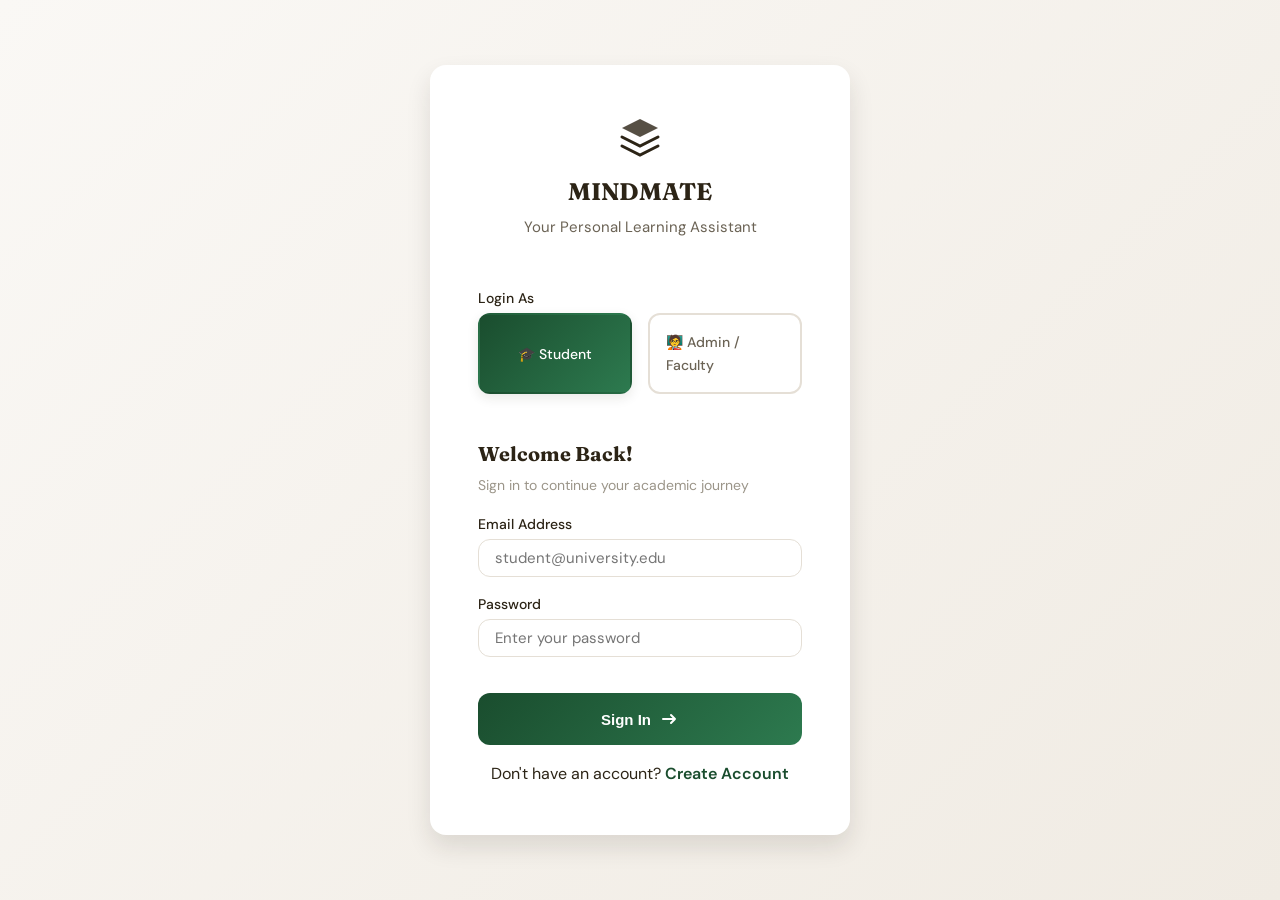
<file: index.html>
<!DOCTYPE html>
<html lang="en">

<head>
    <meta charset="UTF-8">
    <meta name="viewport" content="width=device-width, initial-scale=1.0">
    <title>AI Academic Planning Assistant - Login</title>
    <link rel="stylesheet" href="style.css">
    <link rel="preconnect" href="https://fonts.googleapis.com">
    <link rel="preconnect" href="https://fonts.gstatic.com" crossorigin>
    <link
        href="https://fonts.googleapis.com/css2?family=Fraunces:ital,opsz,wght@0,9..144,400;0,9..144,600;0,9..144,700;1,9..144,400&family=DM+Sans:wght@400;500;700&display=swap"
        rel="stylesheet">

</head>

<body>
    <!-- Authentication Container -->
    <div class="auth-container" id="authContainer">
        <!-- Login Form -->
        <div class="auth-card" id="loginCard">
            <div class="auth-header">
                <div class="logo-large">
                    <svg width="48" height="48" viewBox="0 0 48 48" fill="none">
                        <path d="M24 6L6 15L24 24L42 15L24 6Z" fill="currentColor" opacity="0.8" />
                        <path d="M6 24L24 33L42 24" stroke="currentColor" stroke-width="3" stroke-linecap="round" />
                        <path d="M6 33L24 42L42 33" stroke="currentColor" stroke-width="3" stroke-linecap="round" />
                    </svg>
                </div>
                <h1>MINDMATE</h1>
                <p>Your Personal Learning Assistant</p>
            </div>

            <div class="form-group">
                <label>Login As</label>
                <div class="role-selector">
                    <label class="role-option">
                        <input type="radio" name="role" value="student" checked />
                        <span>🎓 Student</span>
                    </label>

                    <label class="role-option">
                        <input type="radio" name="role" value="admin" />
                        <span>🧑‍🏫 Admin / Faculty</span>
                    </label>
                </div>
            </div>


            <form class="auth-form" id="loginForm">
                <h2>Welcome Back!</h2>
                <p class="form-subtitle">Sign in to continue your academic journey</p>

                <div class="form-group">
                    <label for="loginEmail">Email Address</label>
                    <input type="email" id="loginEmail" name="email" placeholder="student@university.edu" required />
                </div>

                <div class="form-group">
                    <label for="loginPassword">Password</label>
                    <input type="password" id="loginPassword" name="password" placeholder="Enter your password"
                        required />
                </div>

                <div class="error-message" id="loginError"></div>

                <button type="submit" class="btn-primary">
                    <span>Sign In</span>
                    <svg width="20" height="20" viewBox="0 0 20 20" fill="none">
                        <path d="M4 10H16M16 10L12 6M16 10L12 14" stroke="currentColor" stroke-width="2"
                            stroke-linecap="round" />
                    </svg>
                </button>

                <div class="form-footer">
                    <p>Don't have an account? <a href="#" id="showRegister">Create Account</a></p>
                </div>
            </form>
        </div>

        <!-- Registration Form -->
        <div class="auth-card" id="registerCard" style="display: none;">
            <div class="auth-header">
                <div class="logo-large">
                    <svg width="48" height="48" viewBox="0 0 48 48" fill="none">
                        <path d="M24 6L6 15L24 24L42 15L24 6Z" fill="currentColor" opacity="0.8" />
                        <path d="M6 24L24 33L42 24" stroke="currentColor" stroke-width="3" stroke-linecap="round" />
                        <path d="M6 33L24 42L42 33" stroke="currentColor" stroke-width="3" stroke-linecap="round" />
                    </svg>
                </div>
                <h1>MINDMATE</h1>
                <p>Join thousands of successful students</p>
            </div>

            <form class="auth-form" id="registerForm">
                <h2>Create Account</h2>
                <p class="form-subtitle">Fill in your details to get started</p>

                <div class="form-row">
                    <div class="form-group">
                        <label for="registerName">Full Name</label>
                        <input type="text" id="registerName" name="name" placeholder="John Doe" required />
                    </div>

                    <div class="form-group">
                        <label for="registerEmail">Email Address</label>
                        <input type="email" id="registerEmail" name="email" placeholder="student@university.edu"
                            required />
                    </div>
                </div>

                <div class="form-row">
                    <div class="form-group">
                        <label for="registerEnrollment">Enrollment Number</label>
                        <input type="text" id="registerEnrollment" name="enrollment_number" placeholder="ENR2024001"
                            required />
                    </div>

                    <div class="form-group">
                        <label for="registerPhone">Phone Number</label>
                        <input type="tel" id="registerPhone" name="phone" placeholder="+91 9876543210" />
                    </div>
                </div>

                <div class="form-row">
                    <div class="form-group">
                        <label for="registerDepartment">Department</label>
                        <select id="registerDepartment" name="department" required>
                            <option value="">Select Department</option>
                            <option value="Computer Science">Computer Science</option>
                            <option value="Information Technology">Information Technology</option>
                            <option value="Electronics & Communication">Electronics & Communication</option>
                            <option value="Electrical Engineering">Electrical Engineering</option>
                            <option value="Mechanical Engineering">Mechanical Engineering</option>
                            <option value="Civil Engineering">Civil Engineering</option>
                            <option value="Chemical Engineering">Chemical Engineering</option>
                            <option value="Biotechnology">Biotechnology</option>
                        </select>
                    </div>

                    <div class="form-group">
                        <label for="registerSemester">Current Semester</label>
                        <select id="registerSemester" name="semester" required>
                            <option value="">Select Semester</option>
                            <option value="1">1st Semester</option>
                            <option value="2">2nd Semester</option>
                            <option value="3">3rd Semester</option>
                            <option value="4">4th Semester</option>
                            <option value="5">5th Semester</option>
                            <option value="6">6th Semester</option>
                            <option value="7">7th Semester</option>
                            <option value="8">8th Semester</option>
                        </select>
                    </div>
                </div>

                <div class="form-group">
                    <label for="registerPassword">Password</label>
                    <input type="password" id="registerPassword" name="password" placeholder="At least 6 characters"
                        required minlength="6" />
                </div>

                <div class="error-message" id="registerError"></div>

                <button type="submit" class="btn-primary">
                    <span>Create Account</span>
                    <svg width="20" height="20" viewBox="0 0 20 20" fill="none">
                        <path d="M4 10H16M16 10L12 6M16 10L12 14" stroke="currentColor" stroke-width="2"
                            stroke-linecap="round" />
                    </svg>
                </button>

                <div class="form-footer">
                    <p>Already have an account? <a href="#" id="showLogin">Sign In</a></p>
                </div>
            </form>
        </div>
    </div>

    <!-- ================= MAIN APP CONTAINER ================= -->
    <div class="app-container" id="appContainer" style="display:none;">

        <!-- ========== LEFT SIDEBAR ========== -->
        <aside class="sidebar" id="leftPanel">
            <div class="sidebar-header">
                <h2 class="app-name">MindMate</h2>
                <p class="tagline">Your private campus companion</p>
            </div>

            <div class="user-profile">
                <div class="avatar" id="student-initials">DU</div>
                <div class="user-info">
                    <h4 id="userName">Demo User</h4>
                    <span id="userRole">Student</span>
                </div>
            </div>

            <nav class="sidebar-nav">
                <button class="nav-item active" data-view="chat">💬 Assistant</button>
                <button class="nav-item" data-view="academics">📚 Academics</button>

                <!-- Admin-only -->
                <button class="nav-item admin-only" data-view="insights">📊 Insights</button>

                <button class="nav-item" data-view="account">👤 Profile</button>
                <button class="nav-item" data-view="settings">⚙ Settings</button>
                <button class="nav-item" data-view="help">🛟 Help & Safety</button>
            </nav>

            <button class="logout-btn" id="logoutBtn">Logout</button>
        </aside>
        <button class="toggle-btn left-toggle" onclick="toggleLeft()">☰</button>

        <!-- ========== MAIN CONTENT AREA ========== -->
        <main class="main-area">

            <!-- ================= CHAT ================= -->
            <section class="view active" id="view-chat">
                <header class="section-header">
                    <h3>MindMate Assistant</h3>
                    <span class="status-indicator">🟢 Online</span>
                </header>

                <div class="chat-messages" id="chatMessages">
                    <div class="bot-msg">
                        Hi 👋 I’m MindMate.
                        You can talk to me about academics, stress, planning, or anything campus-related.
                    </div>
                </div>

                <form class="chat-input" id="chatForm">
                    <input id="userInput" type="text" placeholder="Type your message…" />
                    <button type="submit" id="sendBtn">➤</button>
                </form>
            </section>

            <!-- ================= STUDENT ACADEMICS ================= -->
            <section class="view" id="view-academics">
                <header class="section-header">
                    <h3>Academics Overview</h3>
                </header>

                <div class="card-grid">
                    <div class="card">📢 Notices</div>
                    <div class="card">📅 Deadlines</div>
                    <div class="card">📘 Syllabus</div>
                    <div class="card">📄 PYQs</div>
                    <div class="card">💡 Past Projects</div>
                </div>
            </section>

            <!-- ================= ADMIN INSIGHTS ================= -->
            <section class="view" id="view-insights">
                <header class="section-header">
                    <h3>Anonymous Student Insights</h3>
                    <p class="subtext">No personal data. Trends only.</p>
                </header>

                <div class="card-grid">
                    <div class="card">🔥 Top Stress Topics</div>
                    <div class="card">📈 Weekly Trends</div>
                    <div class="card">🧠 Resource Usage</div>
                    <div class="card">⏰ Peak Usage Hours</div>
                    <div class="card">📚 Academic Pressure Areas</div>
                </div>
            </section>

            <!-- ================= ACCOUNT ================= -->
            <section class="view" id="view-account">
                <header class="section-header">
                    <div class="card">
                        <h3>My Profile</h3>
                    </div>
                </header>

                <div class="profile-card">
                    <p><strong>Name:</strong> <span id="student-name">Demo User</span></p>
                    <p><strong>Department:</strong> <span id="student-dept">CSE</span></p>
                    <p><strong>Semester:</strong> <span id="student-semester">5</span></p>
                    <p><strong>Usage:</strong> Chat history & activity overview</p>
                </div>
            </section>

            <!-- ================= SETTINGS ================= -->
            <section class="view" id="view-settings">
                <header class="section-header">
                    <h3>Settings</h3>
                </header>

                <ul class="settings-list">
                    <li>🌗 Dark / Light Mode</li>
                    <li>🌍 Language Preference</li>
                    <li>🔔 Notification Controls</li>
                    <li>🔐 Privacy & Data</li>
                </ul>
            </section>

            <!-- ================= HELP ================= -->
            <section class="view" id="view-help">
                <header class="section-header">
                    <h3>Help & Safety</h3>
                </header>

                <div class="help-card">
                    <p>MindMate is an academic support assistant, not a therapist.</p>
                    <p><strong>Emergency Helpline:</strong> 112</p>
                    <p>Your chats are private and anonymous.</p>
                </div>
            </section>

        </main>

        <!-- ========== RIGHT CONTEXT PANEL ========== -->
        <aside class="right-panel" id="rightPanel">
            <div class="context-card">
                <h4>Today’s Mood</h4>
                <p>🙂 Calm</p>
            </div>

            <div class="context-card">
                <h4>Quick Actions</h4>
                <ul>
                    <li onclick="switchView('academics')">Open Academics</li>
                    <li onclick="switchView('chat')">Chat Assistant</li>
                    <li class="admin-only" onclick="switchView('insights')">View Insights</li>
                </ul>
            </div>

            <div class="context-card safety">
                <h4>Safety</h4>
                <p>Your conversations are encrypted and anonymous.</p>
            </div>
        </aside>
        <button class="toggle-btn right-toggle" onclick="toggleRight()">☰</button>

    </div>




    <script src="script.js"></script>
</body>

</html>
</file>
<file: style.css>
:root {
    /* Color Palette */
    --color-primary: #1a4d2e;
    --color-primary-light: #2d7a4f;
    --color-primary-dark: #0f2818;
    --color-accent: #ff6b35;
    --color-accent-light: #ff8c61;
    --color-background: #faf8f5;
    --color-surface: #ffffff;
    --color-surface-hover: #f5f2ed;
    --color-border: #e5dfd6;
    --color-text: #2c2416;
    --color-text-secondary: #6b6355;
    --color-text-muted: #9b9589;
    --color-success: #2d7a4f;
    --color-warning: #f4a261;
    --color-error: #e76f51;

    /* Typography */
    --font-display: 'Fraunces', serif;
    --font-body: 'DM Sans', sans-serif;

    /* Spacing */
    --space-xs: 0.25rem;
    --space-sm: 0.5rem;
    --space-md: 1rem;
    --space-lg: 1.5rem;
    --space-xl: 2rem;
    --space-2xl: 3rem;

    /* Border Radius */
    --radius-sm: 0.375rem;
    --radius-md: 0.75rem;
    --radius-lg: 1rem;
    --radius-xl: 1.5rem;

    /* Shadows */
    --shadow-sm: 0 1px 3px rgba(44, 36, 22, 0.08);
    --shadow-md: 0 4px 12px rgba(44, 36, 22, 0.1);
    --shadow-lg: 0 12px 24px rgba(44, 36, 22, 0.12);
    --shadow-inset: inset 0 2px 4px rgba(44, 36, 22, 0.06);
}

* {
    margin: 0;
    padding: 0;
    box-sizing: border-box;
}

body {
    font-family: var(--font-body);
    background: var(--color-background);
    color: var(--color-text);
    line-height: 1.6;
    overflow: hidden;
}

/* ---------------- Authentication Styles ---------------- */
.auth-container {
    display: flex;
    justify-content: center;
    align-items: center;
    height: 100vh;
    background: linear-gradient(135deg, var(--color-background) 0%, #f0ebe3 100%);
    padding: var(--space-lg);
    width: 100vw;
}

.auth-card {
    background: var(--color-surface);
    border-radius: var(--radius-lg);
    box-shadow: var(--shadow-lg);
    width: 100%;
    max-width: 420px;
    padding: var(--space-2xl);
    display: flex;
    flex-direction: column;
    gap: var(--space-lg);
    transition: all 0.5s ease;
    position: absolute;
}

.auth-header {
    text-align: center;
    margin-bottom: var(--space-lg);
}

.auth-header h1 {
    font-family: var(--font-display);
    font-size: 1.5rem;
    margin: var(--space-xs) 0;
}

.auth-header p {
    font-size: 0.9375rem;
    color: var(--color-text-secondary);
}

.auth-form h2 {
    font-family: var(--font-display);
    font-size: 1.25rem;
    font-weight: 700;
    margin-bottom: var(--space-xs);
}

.auth-form .form-subtitle {
    font-size: 0.875rem;
    color: var(--color-text-muted);
    margin-bottom: var(--space-md);
}

.form-group {
    display: flex;
    flex-direction: column;
    margin-bottom: var(--space-md);
}

.form-group label {
    font-size: 0.875rem;
    font-weight: 500;
    margin-bottom: var(--space-xs);
}

.form-group input,
.form-group select {
    padding: var(--space-sm) var(--space-md);
    border: 1px solid var(--color-border);
    border-radius: var(--radius-md);
    font-family: var(--font-body);
    font-size: 0.9375rem;
    outline: none;
    transition: all 0.2s ease;
}

.form-group input:focus,
.form-group select:focus {
    border-color: var(--color-primary);
    box-shadow: 0 0 0 3px rgba(26, 77, 46, 0.1);
}

.btn-primary {
    display: flex;
    align-items: center;
    justify-content: center;
    gap: var(--space-sm);
    padding: var(--space-md);
    background: linear-gradient(135deg, var(--color-primary) 0%, var(--color-primary-light) 100%);
    color: white;
    font-weight: 600;
    font-size: 0.9375rem;
    border: none;
    border-radius: var(--radius-md);
    cursor: pointer;
    transition: all 0.3s ease;
    width: 100%;
}

.btn-primary:hover {
    transform: translateY(-2px);
    box-shadow: var(--shadow-md);
}

.error-message {
    font-size: 0.8125rem;
    color: var(--color-error);
    min-height: 1.25rem;
}

.form-footer {
    text-align: center;
    margin-top: var(--space-md);
}

.form-footer a {
    color: var(--color-primary);
    text-decoration: none;
    font-weight: 600;
}

.form-footer a:hover {
    text-decoration: underline;
}

/* ---------------- App Container ---------------- */
.app-container {
    display: grid;
    grid-template-columns: 280px 1fr;
    height: 100vh;
    background: linear-gradient(135deg, var(--color-background) 0%, #f0ebe3 100%);
    position: relative;
    display: flex;
}

/* ---------------- Sidebar ---------------- */
.sidebar {
    background: var(--color-surface);
    border-right: 2px solid var(--color-border);
    display: flex;
    flex-direction: column;
    position: relative;
    overflow: hidden;
    width: 250px;
    transition: transform 0.3s ease;
}

.sidebar::before {
    content: '';
    position: absolute;
    top: 0;
    left: 0;
    right: 0;
    height: 200px;
    background: linear-gradient(180deg, var(--color-primary) 0%, transparent 100%);
    opacity: 0.03;
    pointer-events: none;
}

.sidebar-header {
    padding: var(--space-xl) var(--space-lg);
    border-bottom: 1px solid var(--color-border);
    position: relative;
    z-index: 1;
}



.logo {
    display: flex;
    align-items: center;
    gap: var(--space-md);
}

.logo-icon {
    width: 48px;
    height: 48px;
    background: linear-gradient(135deg, var(--color-primary) 0%, var(--color-primary-light) 100%);
    border-radius: var(--radius-md);
    display: flex;
    align-items: center;
    justify-content: center;
    color: white;
    box-shadow: var(--shadow-md);
}

.logo-text h1 {
    font-family: var(--font-display);
    font-size: 1.25rem;
    font-weight: 700;
    color: var(--color-text);
    line-height: 1.2;
}

.logo-text p {
    font-size: 0.75rem;
    color: var(--color-text-secondary);
    font-weight: 500;
    letter-spacing: 0.5px;
    text-transform: uppercase;
}

/* ---------------- Student Profile ---------------- */
.student-profile {
    padding: var(--space-lg);
    background: linear-gradient(135deg, var(--color-primary-light) 0%, var(--color-primary) 100%);
    color: white;
    position: relative;
    overflow: hidden;
}

.student-profile::after {
    content: '';
    position: absolute;
    top: -50%;
    right: -20%;
    width: 150px;
    height: 150px;
    background: rgba(255, 255, 255, 0.1);
    border-radius: 50%;
}

.profile-avatar {
    width: 56px;
    height: 56px;
    background: rgba(255, 255, 255, 0.2);
    border-radius: 50%;
    display: flex;
    align-items: center;
    justify-content: center;
    font-family: var(--font-display);
    font-size: 1.5rem;
    font-weight: 700;
    margin-bottom: var(--space-md);
    border: 3px solid rgba(255, 255, 255, 0.3);
    position: relative;
    z-index: 1;
}

.profile-info {
    position: relative;
    z-index: 1;
}

.profile-info h3 {
    font-family: var(--font-display);
    font-size: 1.125rem;
    font-weight: 600;
    margin-bottom: var(--space-xs);
}

.profile-info p {
    font-size: 0.875rem;
    opacity: 0.9;
    margin-bottom: var(--space-xs);
}

.semester-badge {
    display: inline-block;
    padding: var(--space-xs) var(--space-sm);
    background: rgba(255, 255, 255, 0.2);
    border-radius: var(--radius-sm);
    font-size: 0.75rem;
    font-weight: 600;
    letter-spacing: 0.5px;
    text-transform: uppercase;
}

/* ---------------- Sidebar Navigation ---------------- */
.sidebar-nav {
    padding: var(--space-lg);
    flex: 1;
    overflow-y: auto;
}

.sidebar-nav h4 {
    font-family: var(--font-display);
    font-size: 0.75rem;
    font-weight: 600;
    color: var(--color-text-muted);
    text-transform: uppercase;
    letter-spacing: 1px;
    margin-bottom: var(--space-md);
}

.nav-btn {
    width: 100%;
    display: flex;
    align-items: center;
    gap: var(--space-md);
    padding: var(--space-md);
    background: transparent;
    border: none;
    border-radius: var(--radius-md);
    cursor: pointer;
    transition: all 0.3s ease;
    color: var(--color-text-secondary);
    font-family: var(--font-body);
    font-size: 0.9375rem;
    font-weight: 500;
    margin-bottom: var(--space-sm);
}

.nav-btn svg {
    color: var(--color-text-muted);
    transition: color 0.3s ease;
}

.nav-btn:hover {
    background: var(--color-surface-hover);
    color: var(--color-text);
}

.nav-btn:hover svg {
    color: var(--color-primary);
}

.nav-btn.active {
    background: linear-gradient(135deg, var(--color-primary-light) 0%, var(--color-primary) 100%);
    color: white;
    box-shadow: var(--shadow-md);
}

.nav-btn.active svg {
    color: white;
}

/* ---------------- Sidebar Footer ---------------- */
.sidebar-footer {
    padding: var(--space-lg);
    border-top: 1px solid var(--color-border);
}

.status-indicator {
    display: flex;
    align-items: center;
    gap: var(--space-sm);
    font-size: 0.875rem;
    color: var(--color-text-secondary);
}

.status-dot {
    width: 8px;
    height: 8px;
    background: var(--color-success);
    border-radius: 50%;
    animation: pulse 2s ease-in-out infinite;
}

@keyframes pulse {

    0%,
    100% {
        opacity: 1;
    }

    50% {
        opacity: 0.5;
    }
}

/* ---------------- Main Content ---------------- */
.main-content {
    display: flex;
    flex-direction: column;
    height: 100vh;
    position: relative;
}

.chat-header {
    background: var(--color-surface);
    padding: var(--space-xl) var(--space-2xl);
    border-bottom: 2px solid var(--color-border);
    display: flex;
    justify-content: space-between;
    align-items: center;
    box-shadow: var(--shadow-sm);
}

.header-content h2 {
    font-family: var(--font-display);
    font-size: 1.75rem;
    font-weight: 700;
    color: var(--color-text);
    margin-bottom: var(--space-xs);
}

.header-content p {
    color: var(--color-text-secondary);
    font-size: 0.9375rem;
}

.new-chat-btn {
    display: flex;
    align-items: center;
    gap: var(--space-sm);
    padding: var(--space-md) var(--space-lg);
    background: linear-gradient(135deg, var(--color-accent) 0%, var(--color-accent-light) 100%);
    color: white;
    border: none;
    border-radius: var(--radius-md);
    font-family: var(--font-body);
    font-size: 0.9375rem;
    font-weight: 600;
    cursor: pointer;
    transition: all 0.3s ease;
    box-shadow: var(--shadow-md);
}

.new-chat-btn:hover {
    transform: translateY(-2px);
    box-shadow: var(--shadow-lg);
}

.new-chat-btn:active {
    transform: translateY(0);
}

/* ---------------- Chat Container ---------------- */
.chat-container {
    flex: 1;
    display: flex;
    flex-direction: column;
    overflow: hidden;
    background: var(--color-background);
}

.chat-messages {
    flex: 1;
    overflow-y: auto;
    padding: var(--space-2xl);
    scroll-behavior: smooth;
}

/* ---------------- Welcome Screen ---------------- */
.welcome-screen {
    max-width: 600px;
    margin: 0 auto;
    text-align: center;
    padding: var(--space-2xl) 0;
}

.welcome-icon {
    width: 96px;
    height: 96px;
    margin: 0 auto var(--space-xl);
    background: linear-gradient(135deg, var(--color-primary-light) 0%, var(--color-primary) 100%);
    border-radius: 50%;
    display: flex;
    align-items: center;
    justify-content: center;
    color: white;
    box-shadow: var(--shadow-lg);
    animation: float 3s ease-in-out infinite;
}

@keyframes float {

    0%,
    100% {
        transform: translateY(0);
    }

    50% {
        transform: translateY(-10px);
    }
}

.welcome-screen h3 {
    font-family: var(--font-display);
    font-size: 2rem;
    font-weight: 700;
    color: var(--color-text);
    margin-bottom: var(--space-md);
}

.welcome-screen p {
    font-size: 1.125rem;
    color: var(--color-text-secondary);
    margin-bottom: var(--space-2xl);
}

/* ---------------- Suggestion Chips ---------------- */
.suggestion-chips {
    display: grid;
    grid-template-columns: repeat(2, 1fr);
    gap: var(--space-md);
    margin-top: var(--space-xl);
}

.chip {
    padding: var(--space-lg);
    background: var(--color-surface);
    border: 2px solid var(--color-border);
    border-radius: var(--radius-lg);
    font-family: var(--font-body);
    font-size: 0.9375rem;
    font-weight: 500;
    color: var(--color-text);
    cursor: pointer;
    transition: all 0.3s ease;
    box-shadow: var(--shadow-sm);
    text-align: left;
}

.chip:hover {
    border-color: var(--color-primary);
    background: var(--color-surface-hover);
    transform: translateY(-2px);
    box-shadow: var(--shadow-md);
}

/* ---------------- Messages ---------------- */
.message {
    display: flex;
    margin-bottom: var(--space-lg);
    animation: slideIn 0.3s ease;
}

@keyframes slideIn {
    from {
        opacity: 0;
        transform: translateY(10px);
    }

    to {
        opacity: 1;
        transform: translateY(0);
    }
}

.message.user {
    justify-content: flex-end;
}

.message-content {
    max-width: 70%;
    padding: var(--space-lg);
    border-radius: var(--radius-lg);
    position: relative;
}

.message.user .message-content {
    background: linear-gradient(135deg, var(--color-primary) 0%, var(--color-primary-light) 100%);
    color: white;
    border-bottom-right-radius: var(--space-xs);
    box-shadow: var(--shadow-md);
}

.message.bot .message-content {
    background: var(--color-surface);
    color: var(--color-text);
    border: 2px solid var(--color-border);
    border-bottom-left-radius: var(--space-xs);
    box-shadow: var(--shadow-sm);
}

.message-text {
    font-size: 0.9375rem;
    line-height: 1.6;
    white-space: pre-wrap;
}

.message.user .message-text {
    font-weight: 500;
}

.message-time {
    font-size: 0.75rem;
    opacity: 0.6;
    margin-top: var(--space-sm);
}

/* ---------------- Typing Indicator ---------------- */
.typing-indicator {
    display: flex;
    gap: var(--space-xs);
    padding: var(--space-md);
}

.typing-dot {
    width: 8px;
    height: 8px;
    background: var(--color-text-muted);
    border-radius: 50%;
    animation: typing 1.4s ease-in-out infinite;
}

.typing-dot:nth-child(2) {
    animation-delay: 0.2s;
}

.typing-dot:nth-child(3) {
    animation-delay: 0.4s;
}

@keyframes typing {

    0%,
    60%,
    100% {
        transform: translateY(0);
    }

    30% {
        transform: translateY(-10px);
    }
}

/* ---------------- Suggestions Bar ---------------- */
.suggestions-bar {
    display: flex;
    overflow-x: auto;
    gap: var(--space-md);
    padding: var(--space-md) var(--space-2xl);
    background: var(--color-background);
    border-top: 1px solid var(--color-border);
}

.suggestions-bar::-webkit-scrollbar {
    display: none;
}

/* ---------------- Chat Input ---------------- */
.chat-input-form {
    padding: var(--space-lg) var(--space-2xl);
    border-top: 2px solid var(--color-border);
    display: flex;
    align-items: center;
    gap: var(--space-md);
    background: var(--color-surface);
}

.input-wrapper {
    flex: 1;
    display: flex;
    align-items: center;
    background: var(--color-background);
    border-radius: var(--radius-xl);
    padding: 0 var(--space-md);
    gap: var(--space-md);
}

#userInput {
    flex: 1;
    border: none;
    background: white;
    padding: var(--space-md) 0;
    padding-left: 20px;
    font-size: 0.9375rem;
    outline: none;
    font-family: var(--font-body);
}

.send-btn {
    background: var(--color-primary);
    border: none;
    border-radius: var(--radius-lg);
    color: white;
    padding: var(--space-md) var(--space-lg);
    cursor: pointer;
    font-weight: 600;
    transition: all 0.3s ease;
}

.send-btn:hover {
    background: var(--color-primary-light);
    transform: translateY(-1px);
}

/* ---------------- Animations & Transitions ---------------- */
.fade-in {
    animation: fadeIn 0.5s ease forwards;
}

@keyframes fadeIn {
    from {
        opacity: 0;
    }

    to {
        opacity: 1;
    }
}



/* ---------- App Container Layout ---------- */
.app-container {
    grid-template-columns: 260px 1fr 320px;
}

/* ---------- Sidebar (MindMate) ---------- */
.sidebar {
    padding: var(--space-lg);
}

.app-name {
    font-family: var(--font-display);
    font-size: 1.5rem;
    font-weight: 700;
}

.tagline {
    font-size: 0.8125rem;
    color: var(--color-text-muted);
}

/* ---------- User Profile ---------- */
.user-profile {
    display: flex;
    align-items: center;
    gap: var(--space-md);
    margin: var(--space-xl) 0;
    padding: var(--space-md);
    background: var(--color-surface-hover);
    border-radius: var(--radius-lg);
}

.user-profile .avatar {
    width: 48px;
    height: 48px;
    background: linear-gradient(135deg, var(--color-primary), var(--color-primary-light));
    color: white;
    border-radius: 50%;
    display: flex;
    align-items: center;
    justify-content: center;
    font-weight: 700;
}

#userRole {
    font-size: 0.75rem;
    color: var(--color-text-secondary);
}

/* ---------- Sidebar Navigation ---------- */
.sidebar-nav {
    display: flex;
    flex-direction: column;
    gap: var(--space-sm);
}

.nav-item {
    padding: var(--space-md);
    border-radius: var(--radius-md);
    border: none;
    background: transparent;
    cursor: pointer;
    text-align: left;
    font-size: 0.9375rem;
    color: var(--color-text-secondary);
    transition: all 0.3s ease;
}

.nav-item:hover {
    background: var(--color-surface-hover);
    color: var(--color-text);
}

.nav-item.active {
    background: linear-gradient(135deg, var(--color-primary-light), var(--color-primary));
    color: white;
    box-shadow: var(--shadow-md);
}

/* Hide admin-only buttons by default */
.sidebar .admin-only,
.right-panel .admin-only {
    display: none;
}


/* ---------- Logout ---------- */
.logout-btn {
    margin-top: auto;
    padding: var(--space-md);
    border-radius: var(--radius-md);
    border: none;
    background: var(--color-error);
    color: white;
    font-weight: 600;
    cursor: pointer;
}

/* ---------- Main Center Area ---------- */
.main-area {
    padding: var(--space-xl);
    overflow-y: auto;
}

.view {
    display: none;
    animation: fadeIn 0.4s ease;
}

.view.active {
    display: block;
}


/* ---------- Chat ---------- */
.chat-header {
    margin-bottom: var(--space-lg);
}

.status {
    font-size: 0.8125rem;
    color: var(--color-success);
}

.chat-messages {
    background: var(--color-surface);
    padding: var(--space-xl);
    border-radius: var(--radius-lg);
    min-height: 300px;
    margin-bottom: var(--space-md);
}

.bot-msg {
    background: var(--color-surface-hover);
    padding: var(--space-md);
    border-radius: var(--radius-md);
    width: fit-content;
}

/* ---------- Chat Input ---------- */
.chat-input {
    display: flex;
    gap: var(--space-md);
}

.chat-input input {
    flex: 1;
    padding: var(--space-md);
    border-radius: var(--radius-md);
    border: 1px solid var(--color-border);
}

.chat-input button {
    padding: var(--space-md) var(--space-lg);
    background: var(--color-primary);
    color: white;
    border: none;
    border-radius: var(--radius-md);
    cursor: pointer;
}

/* ---------- Academics & Cards ---------- */
.card-grid {
    display: grid;
    grid-template-columns: repeat(auto-fill, minmax(200px, 1fr));
    gap: var(--space-lg);
    margin-top: var(--space-lg);
}

.card {
    background: var(--color-surface);
    padding: var(--space-lg);
    border-radius: var(--radius-lg);
    box-shadow: var(--shadow-sm);
    font-weight: 600;
    transition: all 0.3s ease;
}

.card:hover {
    transform: translateY(-4px);
    box-shadow: var(--shadow-md);
}

/* ---------- Right Context Panel ---------- */
.right-panel {
    padding: var(--space-xl);
    border-left: 2px solid var(--color-border);
    background: var(--color-surface);
}

.context-card {
    background: var(--color-surface-hover);
    padding: var(--space-lg);
    border-radius: var(--radius-lg);
    margin-bottom: var(--space-lg);
    box-shadow: var(--shadow-sm);
}

.context-card h4 {
    margin-bottom: var(--space-sm);
    font-size: 1rem;
}

.context-card.safety {
    border-left: 4px solid var(--color-warning);
}

/* ---------------- Role Selector (Login) ---------------- */
.role-selector {
    display: flex;
    gap: var(--space-md);
}

.role-option {
    flex: 1;
    display: flex;
    align-items: center;
    justify-content: center;
    padding: var(--space-md);
    border: 2px solid var(--color-border);
    border-radius: var(--radius-md);
    cursor: pointer;
    font-weight: 600;
    font-size: 0.875rem;
    color: var(--color-text-secondary);
    background: var(--color-surface);
    transition: all 0.3s ease;
}

.role-option input {
    display: none;
}

.role-option:hover {
    border-color: var(--color-primary);
    background: var(--color-surface-hover);
}

.role-option input:checked+span {
    color: white;
}

.role-option input:checked~span {
    pointer-events: none;
}

.role-option input:checked+span,
.role-option input:checked~span {
    background: none;
}

.role-option input:checked~span {
    color: white;
}

.role-option input:checked~span,
.role-option input:checked {
    background: none;
}

.role-option input:checked {
    display: none;
}

.role-option:has(input:checked) {
    background: linear-gradient(135deg,
            var(--color-primary),
            var(--color-primary-light));
    border-color: transparent;
    color: white;
    box-shadow: var(--shadow-md);
}

/* Profile, Help, Settings Styling */
.view {
    padding: 30px 40px;
}

.view .section-header {
    margin-bottom: 25px;
}

.view .section-header h3 {
    font-size: 24px;
    font-weight: 600;
    color: #1f2937;
    position: relative;
    display: inline-block;
}

.view .section-header h3::after {
    content: "";
    display: block;
    width: 40%;
    height: 3px;
    margin-top: 6px;
    border-radius: 10px;
    background: linear-gradient(90deg, #4f46e5, #06b6d4);
}


#view-account .profile-card {
    background: #ffffff;
    padding: 30px 35px;
    border-radius: 18px;
    max-width: 520px;
    box-shadow: 0 10px 35px rgba(0, 0, 0, 0.07);
    border: 1px solid #eef2f7;
    transition: 0.3s ease;
}

#view-account .profile-card:hover {
    transform: translateY(-5px);
}

#view-account .profile-card p {
    display: flex;
    justify-content: space-between;
    padding: 12px 0;
    font-size: 15px;
    border-bottom: 1px solid #f1f5f9;
}

#view-account .profile-card p:last-child {
    border-bottom: none;
}


#view-help .help-card {
    background: #ffffff;
    padding: 25px 30px;
    border-radius: 18px;
    max-width: 520px;
    border: 1px solid #ffe3e3;
    box-shadow: 0 8px 25px rgba(255, 0, 0, 0.05);
    transition: all 0.18s ease-in;
}

#view-help .help-card:hover {
    transform: scale(1.02)
}

#view-help .help-card p {
    margin: 12px 0;
    font-size: 20px;
    line-height: 1.6;
    color: #444;
}

#view-help .help-card strong {
    color: #cb0530;
    font-weight: 1000;
}

#view-settings {
    padding: 20px 30px;
}

/* Header */
#view-settings .section-header {
    margin-bottom: 20px;
}

#view-settings .section-header h3 {
    font-size: 22px;
    color: #2c3e50;
    margin: 0;
}

/* Settings List */
#view-settings .settings-list {
    list-style: none;
    padding: 0;
    margin: 0;
    max-width: 500px;
}

/* Individual Setting Item */
#view-settings .settings-list li {
    background: #ffffff;
    padding: 14px 18px;
    margin-bottom: 12px;
    border-radius: 12px;
    font-size: 15px;
    color: #444;
    box-shadow: 0 6px 18px rgba(0, 0, 0, 0.06);
    cursor: pointer;
    transition: all 0.28s ease-in;
    border: 1px solid #f0f0f0;
}

/* Hover Effect */
#view-settings .settings-list li:hover {
    transform: translateX(6px);
    background: #2e5443;
    color: white;
    box-shadow: 0 8px 22px rgba(0, 0, 0, 0.1);
}

/* Admin insights */
.admin-only {
    display: none;
}

body.admin .admin-only {
    display: block;
}


.sidebar,
.right-panel {
    position: relative;
}

/* Common toggle button style */
.toggle-btn {
    position: absolute;
    top: 15px;
    z-index: 1000;
    background: #1f4d2e;
    color: white;
    border: none;
    padding: 8px 12px;
    border-radius: 6px;
    cursor: pointer;
}

/* Left button position */
.left-toggle {
    left: 10px;
}

/* Right button position */
.right-toggle {
    right: 0;
    transform: translateX(-100%);

}

/* Hidden states */
.hide-left {
    transform: translateX(-100%);
}

.hide-right {
    transform: translateX(100%);
}

/* Smooth animation */
.right-panel {
    transition: transform 0.3s ease;
}
</file>
